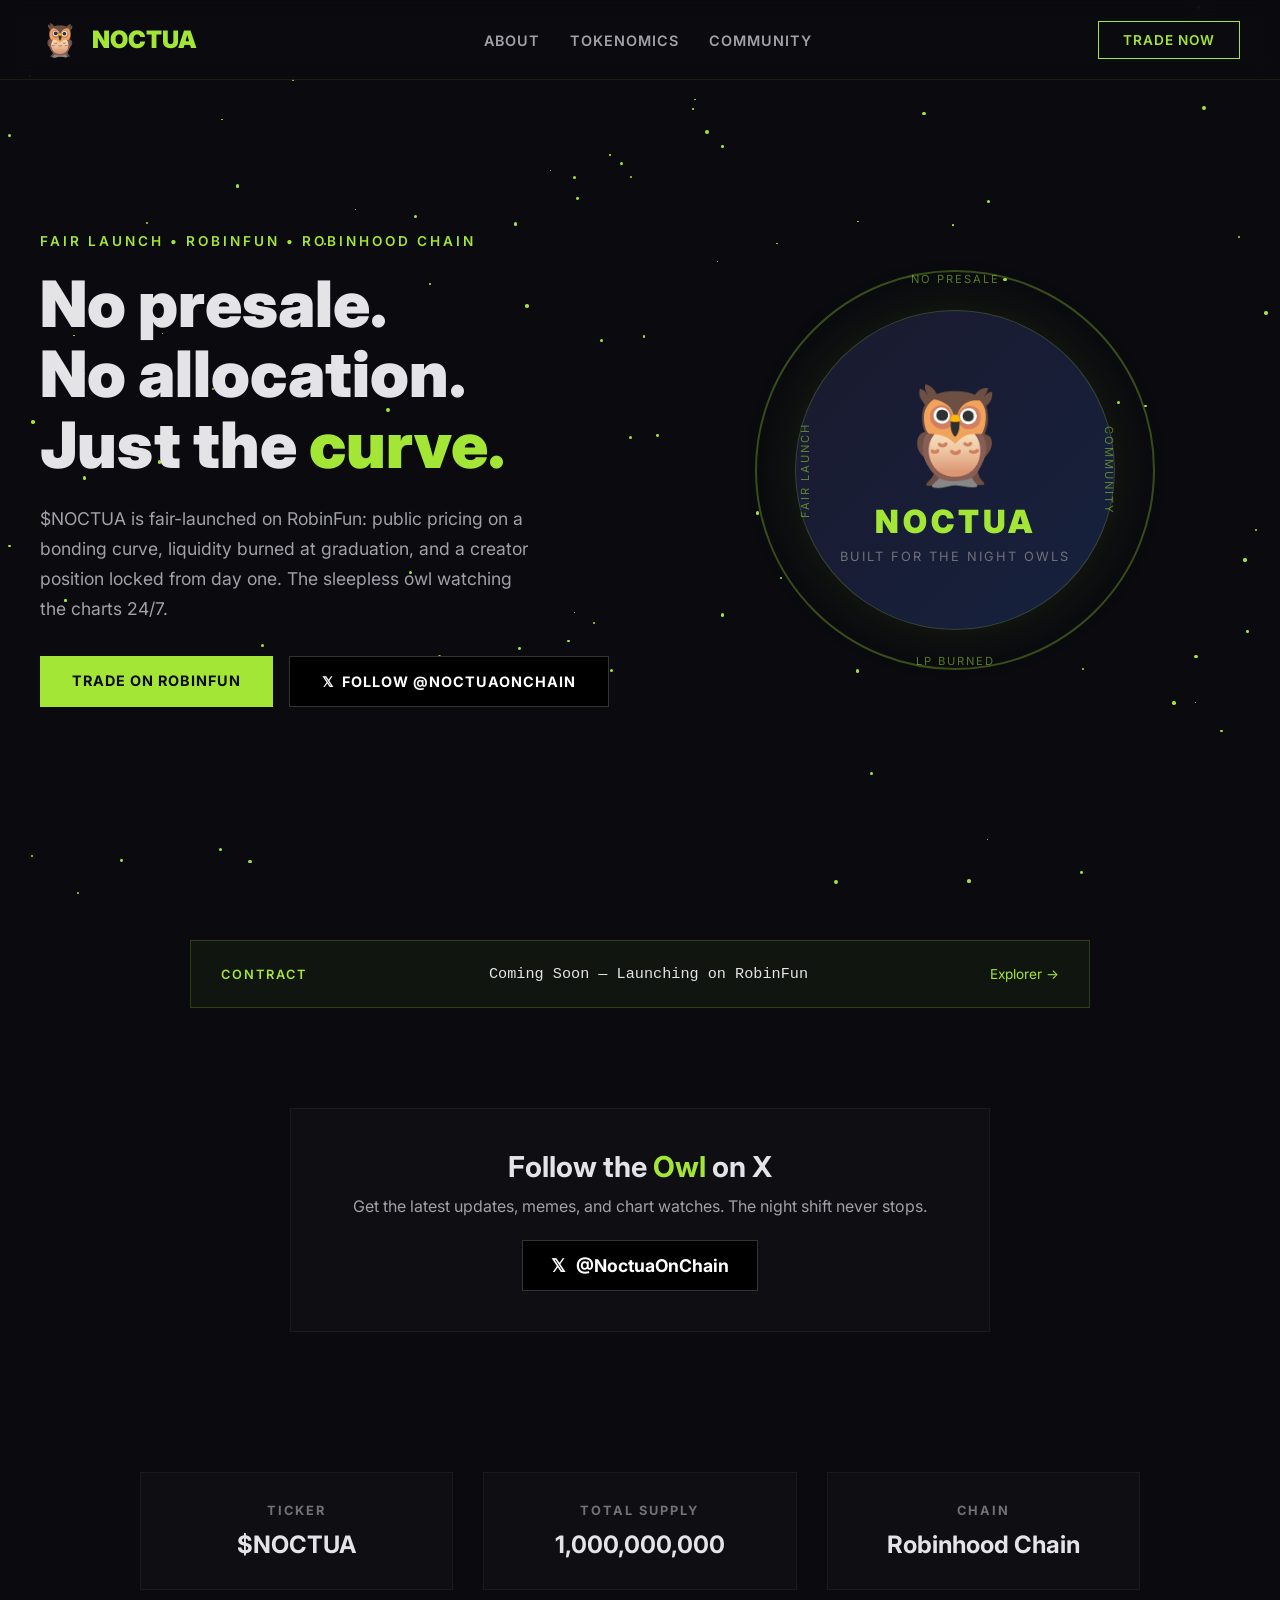
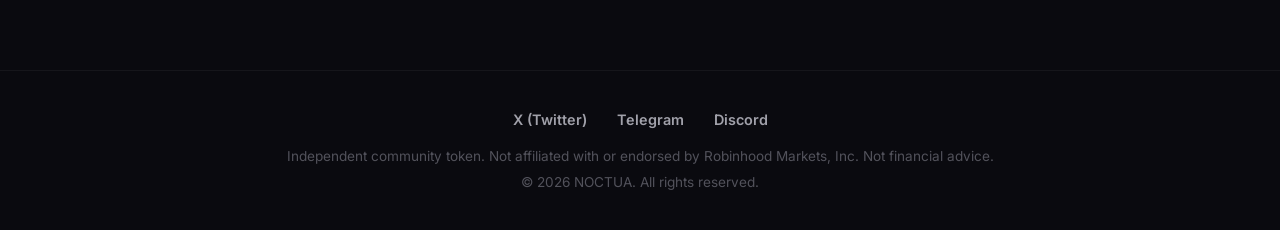
<file: index.html>
<!DOCTYPE html>
<html lang="en">
<head>
    <meta charset="UTF-8">
    <meta name="viewport" content="width=device-width, initial-scale=1.0">
    <title>NOCTUA | The Sleepless Owl</title>
    <link href="https://fonts.googleapis.com/css2?family=Inter:wght@300;400;600;700;900&display=swap" rel="stylesheet">
    <style>
        * { margin: 0; padding: 0; box-sizing: border-box; }
        body { font-family: 'Inter', sans-serif; background: #0a0a0f; color: #e4e4e7; overflow-x: hidden; }
        .stars { position: fixed; top: 0; left: 0; width: 100%; height: 100%; pointer-events: none; z-index: 0; }
        .star { position: absolute; width: 2px; height: 2px; background: #a3e635; border-radius: 50%; animation: twinkle 3s infinite; }
        @keyframes twinkle { 0%, 100% { opacity: 0.3; } 50% { opacity: 1; } }
        nav { position: fixed; top: 0; width: 100%; padding: 20px 40px; display: flex; justify-content: space-between; align-items: center; z-index: 100; background: rgba(10, 10, 15, 0.8); backdrop-filter: blur(10px); border-bottom: 1px solid rgba(163, 230, 53, 0.1); }
        .logo { display: flex; align-items: center; gap: 12px; font-weight: 900; font-size: 1.5rem; color: #a3e635; text-decoration: none; }
        .logo-icon { font-size: 2rem; }
        .nav-links { display: flex; gap: 30px; list-style: none; }
        .nav-links a { color: #a1a1aa; text-decoration: none; font-weight: 600; font-size: 0.9rem; text-transform: uppercase; letter-spacing: 1px; transition: color 0.3s; }
        .nav-links a:hover { color: #a3e635; }
        .join-btn { padding: 10px 24px; border: 1px solid #a3e635; color: #a3e635; text-decoration: none; font-weight: 600; font-size: 0.85rem; text-transform: uppercase; letter-spacing: 1px; transition: all 0.3s; }
        .join-btn:hover { background: #a3e635; color: #0a0a0f; }
        .hero { min-height: 100vh; display: flex; align-items: center; justify-content: center; padding: 120px 40px 80px; position: relative; z-index: 1; }
        .hero-container { max-width: 1200px; width: 100%; display: grid; grid-template-columns: 1fr 1fr; gap: 60px; align-items: center; }
        .hero-tag { color: #a3e635; font-size: 0.85rem; font-weight: 600; text-transform: uppercase; letter-spacing: 3px; margin-bottom: 20px; }
        .hero h1 { font-size: 4rem; font-weight: 900; line-height: 1.1; margin-bottom: 24px; }
        .hero h1 span { color: #a3e635; }
        .hero p { font-size: 1.1rem; color: #a1a1aa; line-height: 1.7; margin-bottom: 32px; max-width: 500px; }
        .hero-buttons { display: flex; gap: 16px; flex-wrap: wrap; }
        .btn-primary { padding: 16px 32px; background: #a3e635; color: #0a0a0f; text-decoration: none; font-weight: 700; font-size: 0.9rem; text-transform: uppercase; letter-spacing: 1px; transition: all 0.3s; border: none; cursor: pointer; }
        .btn-primary:hover { background: #bef264; transform: translateY(-2px); }
        .btn-x { padding: 16px 32px; background: #000; color: #fff; text-decoration: none; font-weight: 700; font-size: 0.9rem; text-transform: uppercase; letter-spacing: 1px; border: 1px solid #333; transition: all 0.3s; display: flex; align-items: center; gap: 8px; }
        .btn-x:hover { border-color: #fff; transform: translateY(-2px); }
        .token-visual { position: relative; display: flex; justify-content: center; align-items: center; }
        .token-ring { width: 400px; height: 400px; border-radius: 50%; border: 2px solid rgba(163, 230, 53, 0.3); display: flex; justify-content: center; align-items: center; position: relative; animation: float 6s ease-in-out infinite; }
        @keyframes float { 0%, 100% { transform: translateY(0); } 50% { transform: translateY(-20px); } }
        .token-inner { width: 320px; height: 320px; border-radius: 50%; background: linear-gradient(135deg, #1a1a2e 0%, #16213e 100%); border: 1px solid rgba(163, 230, 53, 0.2); display: flex; flex-direction: column; justify-content: center; align-items: center; box-shadow: 0 0 60px rgba(163, 230, 53, 0.1); }
        .token-owl { font-size: 6rem; margin-bottom: 10px; }
        .token-name { font-size: 2rem; font-weight: 900; color: #a3e635; letter-spacing: 4px; }
        .token-sub { font-size: 0.8rem; color: #71717a; text-transform: uppercase; letter-spacing: 2px; margin-top: 8px; }
        .orbit-text { position: absolute; width: 100%; height: 100%; animation: rotate 20s linear infinite; }
        @keyframes rotate { from { transform: rotate(0deg); } to { transform: rotate(360deg); } }
        .orbit-text span { position: absolute; font-size: 0.7rem; color: rgba(163, 230, 53, 0.5); text-transform: uppercase; letter-spacing: 2px; }
        .contract-section { padding: 40px; position: relative; z-index: 1; }
        .contract-box { max-width: 900px; margin: 0 auto; padding: 24px 30px; background: rgba(163, 230, 53, 0.05); border: 1px solid rgba(163, 230, 53, 0.2); display: flex; justify-content: space-between; align-items: center; flex-wrap: wrap; gap: 16px; }
        .contract-label { font-size: 0.8rem; text-transform: uppercase; letter-spacing: 2px; color: #a3e635; font-weight: 600; }
        .contract-address { font-family: monospace; font-size: 0.95rem; color: #e4e4e7; }
        .contract-box a { color: #a3e635; text-decoration: none; font-size: 0.85rem; }
        .x-promo { padding: 60px 40px; position: relative; z-index: 1; text-align: center; }
        .x-promo-inner { max-width: 700px; margin: 0 auto; padding: 40px; background: rgba(255,255,255,0.02); border: 1px solid rgba(255,255,255,0.05); }
        .x-promo h2 { font-size: 1.8rem; margin-bottom: 12px; }
        .x-promo h2 span { color: #a3e635; }
        .x-promo p { color: #a1a1aa; margin-bottom: 24px; font-size: 1rem; }
        .x-handle { display: inline-flex; align-items: center; gap: 10px; padding: 14px 28px; background: #000; border: 1px solid #333; color: #fff; text-decoration: none; font-weight: 700; font-size: 1.1rem; transition: all 0.3s; }
        .x-handle:hover { border-color: #fff; transform: translateY(-2px); }
        .info-section { padding: 80px 40px; position: relative; z-index: 1; }
        .info-grid { max-width: 1000px; margin: 0 auto; display: grid; grid-template-columns: repeat(3, 1fr); gap: 30px; }
        .info-card { padding: 30px; background: rgba(255,255,255,0.02); border: 1px solid rgba(255,255,255,0.05); text-align: center; }
        .info-card h3 { font-size: 0.8rem; text-transform: uppercase; letter-spacing: 2px; color: #71717a; margin-bottom: 12px; }
        .info-card p { font-size: 1.5rem; font-weight: 700; color: #e4e4e7; }
        footer { padding: 40px; text-align: center; border-top: 1px solid rgba(255,255,255,0.05); position: relative; z-index: 1; }
        .social-links { display: flex; justify-content: center; gap: 30px; margin-bottom: 20px; }
        .social-links a { color: #a1a1aa; text-decoration: none; font-weight: 600; font-size: 0.9rem; transition: color 0.3s; }
        .social-links a:hover { color: #a3e635; }
        footer p { color: #52525b; font-size: 0.85rem; }
        @media (max-width: 900px) { .hero-container { grid-template-columns: 1fr; text-align: center; } .hero h1 { font-size: 2.5rem; } .hero p { margin: 0 auto 32px; } .hero-buttons { justify-content: center; } .token-ring { width: 280px; height: 280px; } .token-inner { width: 220px; height: 220px; } .token-owl { font-size: 4rem; } .info-grid { grid-template-columns: 1fr; } .nav-links { display: none; } .contract-box { flex-direction: column; text-align: center; } }
    </style>
</head>
<body>
    <div class="stars" id="stars"></div>
    <nav>
        <a href="#" class="logo"><span class="logo-icon">🦉</span>NOCTUA</a>
        <ul class="nav-links">
            <li><a href="#about">About</a></li>
            <li><a href="#tokenomics">Tokenomics</a></li>
            <li><a href="#community">Community</a></li>
        </ul>
        <a href="https://robinfun.live" target="_blank" class="join-btn">Trade Now</a>
    </nav>
    <section class="hero">
        <div class="hero-container">
            <div class="hero-content">
                <div class="hero-tag">Fair Launch • RobinFun • Robinhood Chain</div>
                <h1>No presale.<br>No allocation.<br>Just the <span>curve.</span></h1>
                <p>$NOCTUA is fair-launched on RobinFun: public pricing on a bonding curve, liquidity burned at graduation, and a creator position locked from day one. The sleepless owl watching the charts 24/7.</p>
                <div class="hero-buttons">
                    <a href="https://robinfun.live" target="_blank" class="btn-primary">Trade on RobinFun</a>
                    <a href="https://x.com/NoctuaOnChain" target="_blank" class="btn-x"><span>𝕏</span> Follow @NoctuaOnChain</a>
                </div>
            </div>
            <div class="token-visual">
                <div class="token-ring">
                    <div class="orbit-text">
                        <span style="top:0;left:50%;transform:translateX(-50%)">No Presale</span>
                        <span style="bottom:0;left:50%;transform:translateX(-50%)">LP Burned</span>
                        <span style="left:0;top:50%;transform:translateY(-50%) rotate(-90deg)">Fair Launch</span>
                        <span style="right:0;top:50%;transform:translateY(-50%) rotate(90deg)">Community</span>
                    </div>
                    <div class="token-inner">
                        <div class="token-owl">🦉</div>
                        <div class="token-name">NOCTUA</div>
                        <div class="token-sub">Built for the Night Owls</div>
                    </div>
                </div>
            </div>
        </div>
    </section>
    <section class="contract-section">
        <div class="contract-box">
            <span class="contract-label">Contract</span>
            <span class="contract-address">Coming Soon — Launching on RobinFun</span>
            <a href="#">Explorer →</a>
        </div>
    </section>
    <section class="x-promo" id="community">
        <div class="x-promo-inner">
            <h2>Follow the <span>Owl</span> on X</h2>
            <p>Get the latest updates, memes, and chart watches. The night shift never stops.</p>
            <a href="https://x.com/NoctuaOnChain" target="_blank" class="x-handle"><span>𝕏</span> @NoctuaOnChain</a>
        </div>
    </section>
    <section class="info-section" id="tokenomics">
        <div class="info-grid">
            <div class="info-card"><h3>Ticker</h3><p>$NOCTUA</p></div>
            <div class="info-card"><h3>Total Supply</h3><p>1,000,000,000</p></div>
            <div class="info-card"><h3>Chain</h3><p>Robinhood Chain</p></div>
        </div>
    </section>
    <footer>
        <div class="social-links">
            <a href="https://x.com/NoctuaOnChain" target="_blank">X (Twitter)</a>
            <a href="#" target="_blank">Telegram</a>
            <a href="#" target="_blank">Discord</a>
        </div>
        <p>Independent community token. Not affiliated with or endorsed by Robinhood Markets, Inc. Not financial advice.</p>
        <p style="margin-top:10px">© 2026 NOCTUA. All rights reserved.</p>
    </footer>
    <script>
        const starsContainer = document.getElementById('stars');
        for (let i = 0; i < 100; i++) {
            const star = document.createElement('div');
            star.className = 'star';
            star.style.left = Math.random() * 100 + '%';
            star.style.top = Math.random() * 100 + '%';
            star.style.animationDelay = Math.random() * 3 + 's';
            star.style.width = Math.random() * 3 + 1 + 'px';
            star.style.height = star.style.width;
            starsContainer.appendChild(star);
        }
    </script>
</body>
</html>
</file>
